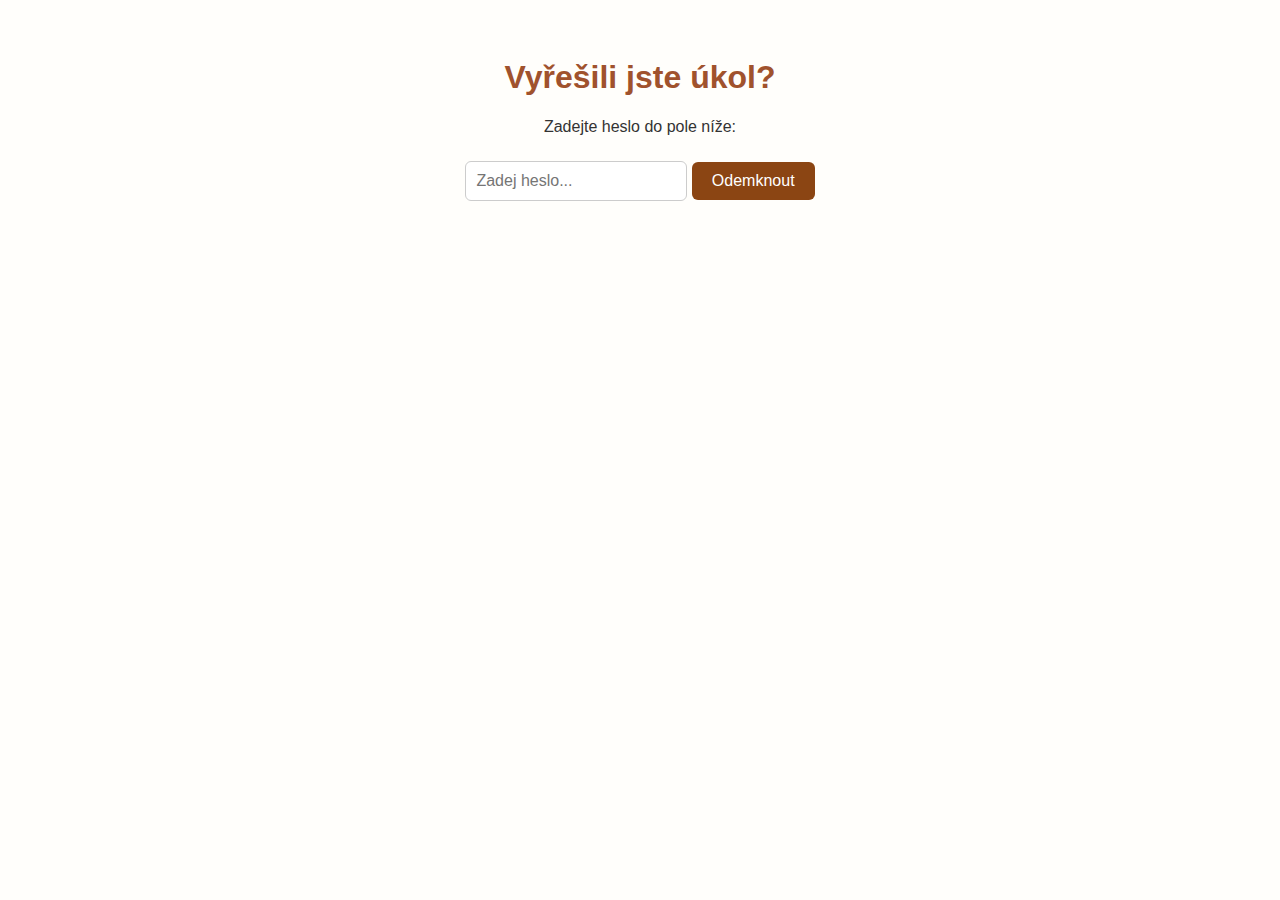
<file: index.html>
<!DOCTYPE html>
<html lang="cs">
<head>
  <meta charset="UTF-8">
  <title>Tajenky</title>
  <link rel="stylesheet" href="styl.css">
</head>
<body>
  <h1>Vyřešili jste úkol?</h1>
  <p>Zadejte heslo do pole níže:</p>

  <input type="text" id="heslo" placeholder="Zadej heslo..." />
  <button onclick="zkontrolujHeslo()">Odemknout</button>

  <p id="chybova-zprava" class="error"></p>

  <script src="script.js"></script>
</body>
</html>
</file>
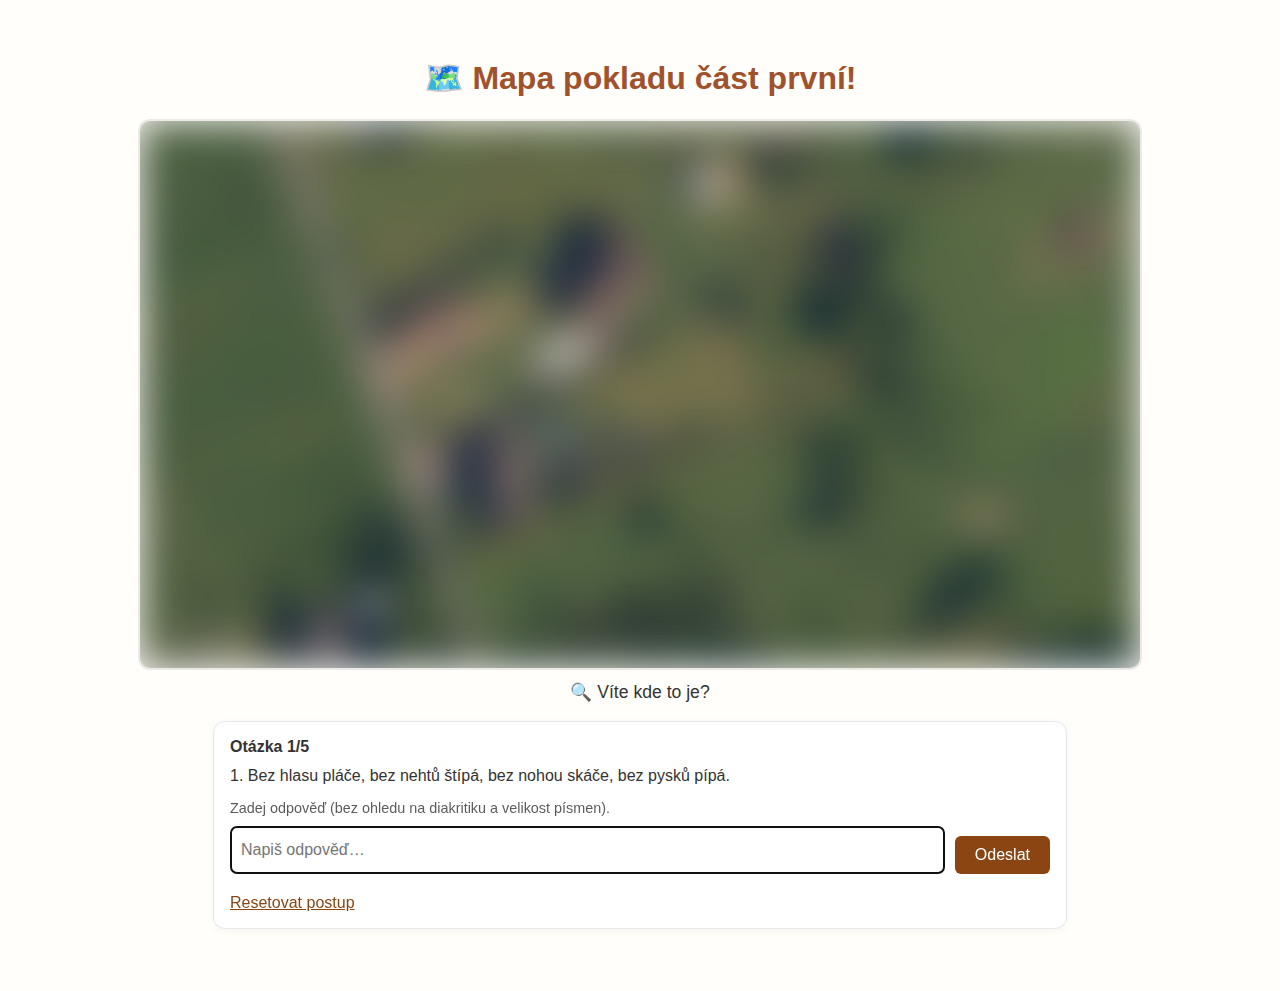
<file: mapa.html>
<!DOCTYPE html>
<html lang="cs">
<head>
  <meta charset="UTF-8" />
  <title>Mapa pokladu část první!</title>
  <link rel="stylesheet" href="styl.css">
</head>
<body data-page="mapa1">
  <h1>🗺️ Mapa pokladu část první!</h1>

  <div class="wrap">
    <div class="map-frame">
      <img id="map-img" src="map.png" alt="Mapa pokladu">
    </div>

    <p class="under-map">🔍 Víte kde to je?</p>

    <div class="card">
      <div class="q-head" id="q-progress">Otázka</div>
      <p class="q-text" id="q-text"></p>
      <div class="meta">Zadej odpověď (bez ohledu na diakritiku a velikost písmen).</div>

      <form id="riddle-form" class="row">
        <input id="answer" type="text" placeholder="Napiš odpověď…" autocomplete="off">
        <button id="send-btn" type="submit">Odeslat</button>
      </form>

      <div class="status" id="status"></div>

      <div class="controls">
        <button id="reset-btn" class="ghost-btn" type="button" title="Začít znovu">Resetovat postup</button>
        <a id="next-map" class="link-btn" href="mapa2.html" style="display:none;">➡️ Pokračovat na další mapu</a>
      </div>
    </div>
  </div>

  <noscript>Pro tento úkol je potřeba povolit JavaScript.</noscript>
  <script src="script.js"></script>
</body>
</html>
</file>
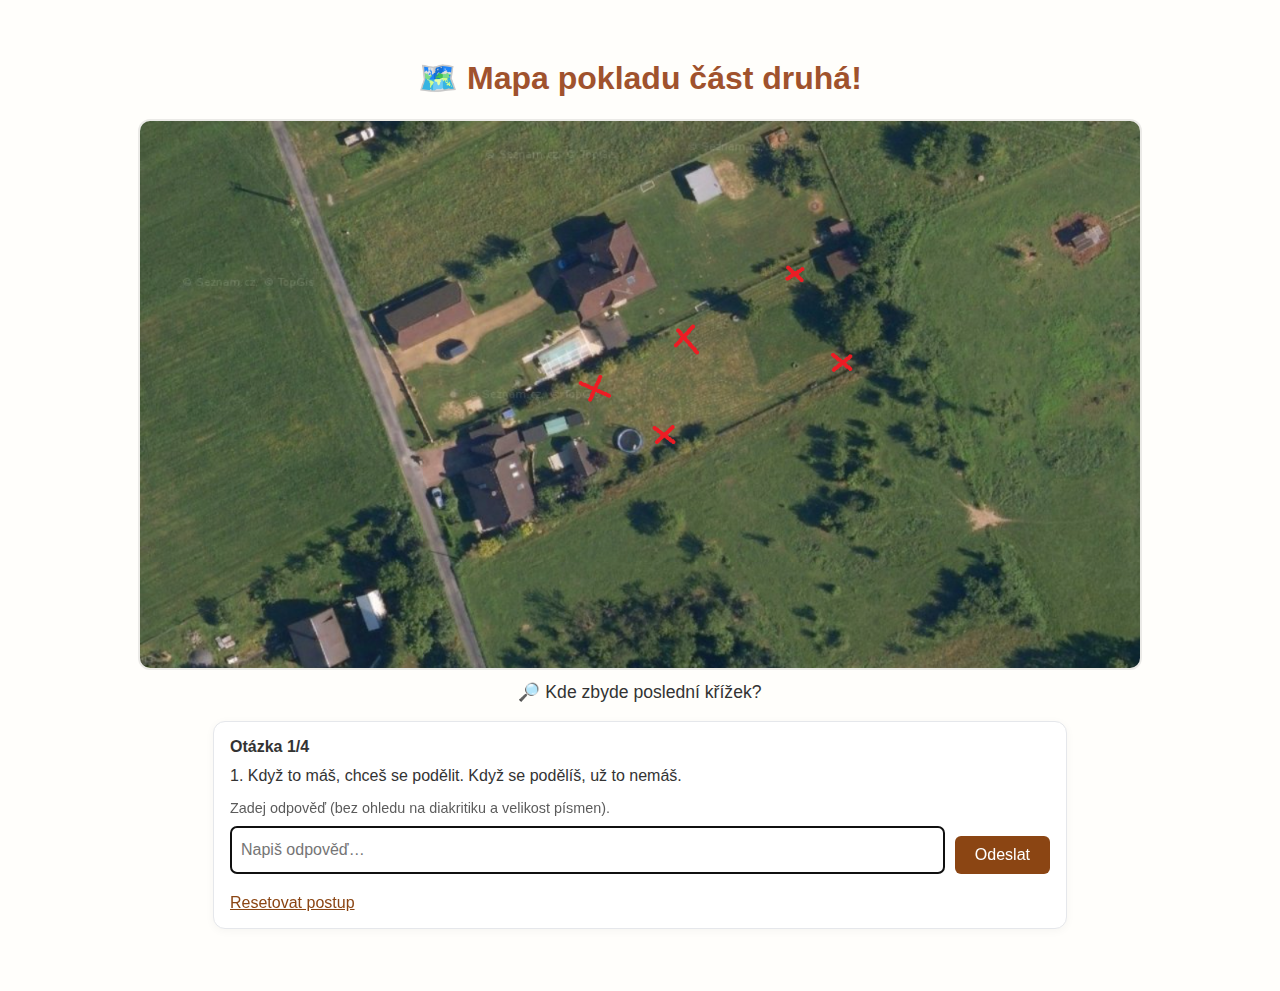
<file: mapa2.html>
<!DOCTYPE html>
<html lang="cs">
<head>
  <meta charset="UTF-8" />
  <title>Mapa pokladu část druhá!</title>
  <link rel="stylesheet" href="styl.css">
</head>
<body data-page="mapa2">
  <h1>🗺️ Mapa pokladu část druhá!</h1>

  <div class="wrap">
    <div class="map-frame">
      <img id="map-img" src="" alt="Mapa s křížky">
    </div>

    <p class="under-map">🔎 Kde zbyde poslední křížek?</p>

    <div class="card">
      <div class="q-head" id="q-progress">Otázka</div>
      <p class="q-text" id="q-text"></p>
      <div class="meta">Zadej odpověď (bez ohledu na diakritiku a velikost písmen).</div>

      <form id="riddle-form" class="row">
        <input id="answer" type="text" placeholder="Napiš odpověď…" autocomplete="off">
        <button id="send-btn" type="submit">Odeslat</button>
      </form>

      <div class="status" id="status"></div>

      <div class="controls">
        <button id="reset-btn" class="ghost-btn" type="button" title="Začít znovu">Resetovat postup</button>
        <a id="finish-btn" class="link-btn" href="final.html" style="display:none;">🎉 Dokončit</a>
      </div>
    </div>
  </div>

  <noscript>Pro tento úkol je potřeba povolit JavaScript.</noscript>
  <script src="script.js"></script>
</body>
</html>
</file>
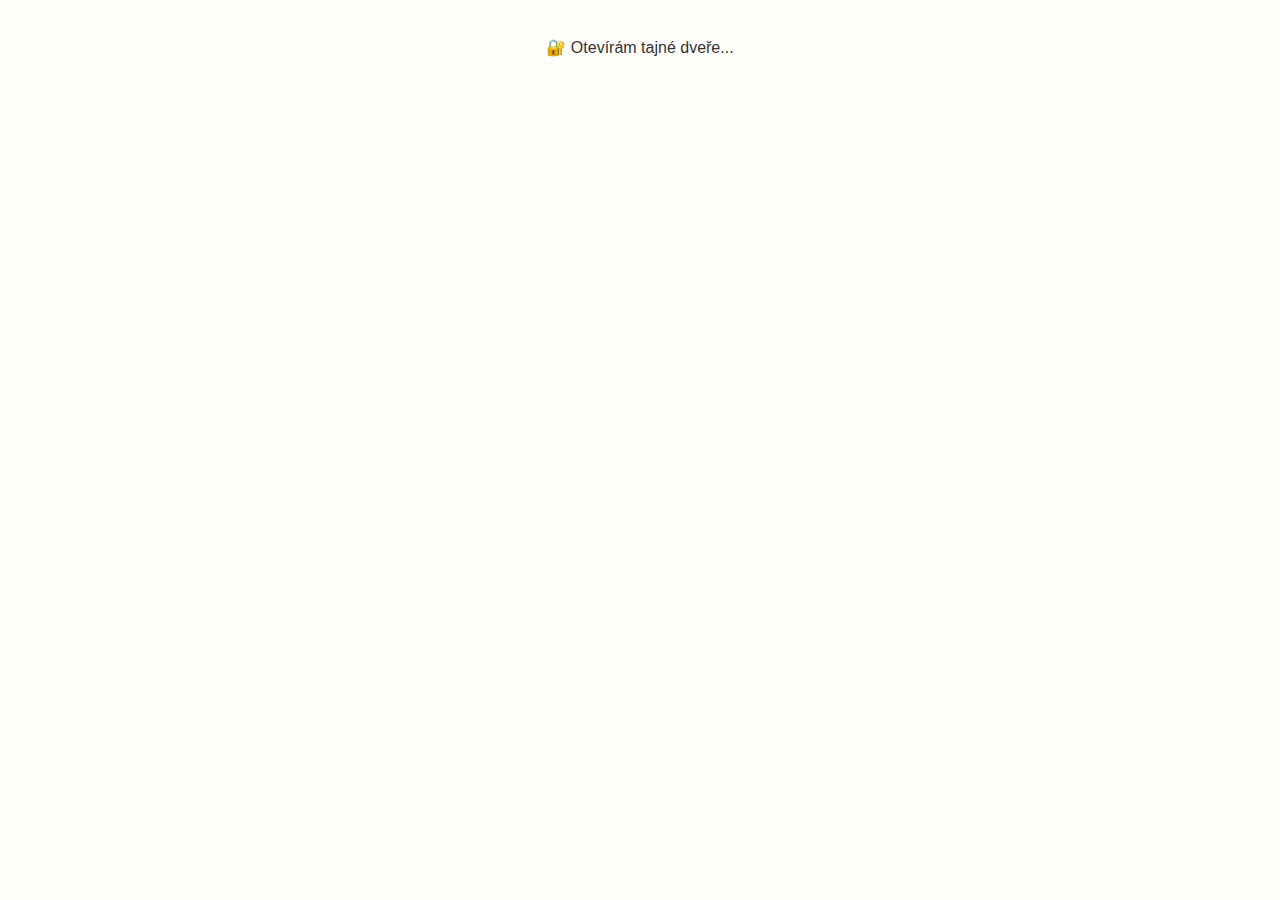
<file: ukol.html>
<!DOCTYPE html>
<html lang="cs">
<head>
  <meta charset="UTF-8">
  <title>Úkol splněn</title>
  <link rel="stylesheet" href="styl.css">
  <style>
    #cislo {
      font-size: 100px;
      opacity: 0;
      transform: translateY(-50px);
      transition: all 1s ease;
    }
    #cislo.zobrazeno {
      opacity: 1;
      transform: translateY(0);
    }
  </style>
</head>
<body>
  <div id="loading">🔐 Otevírám tajné dveře...</div>

  <div id="obsah" style="display:none;">
    <div id="cislo">5</div>
    <p>🎉 Gratulujeme, vyřešili jste náš úkol!</p>
    <p>Vyřešili jste již všechny úkoly a máte všechna čísla?</p>
    <a href="mapa.html" class="tlacitko">Zobrazit mapu pokladu</a>
  </div>

  <script>
    setTimeout(() => {
      document.getElementById("loading").style.display = "none";
      document.getElementById("obsah").style.display = "block";
      document.getElementById("cislo").classList.add("zobrazeno");
    }, 2500);
  </script>
</body>
</html>
</file>
<file: styl.css>
body {
  font-family: sans-serif;
  text-align: center;
  padding: 30px;
  background: #fffefb;
  color: #333;
}

h1 { color: #a0522d; }

input {
  padding: 10px;
  font-size: 16px;
  border: 1px solid #ccc;
  border-radius: 6px;
  width: 200px;
}

button, .tlacitko {
  background-color: #8b4513;
  color: white;
  border: none;
  padding: 10px 20px;
  font-size: 16px;
  margin-top: 10px;
  cursor: pointer;
  border-radius: 6px;
  text-decoration: none;
  display: inline-block;
}

button:hover, .tlacitko:hover { background-color: #a0522d; }

.error { color: red; margin-top: 10px; }

.wrap { width: 90%; margin: 0 auto 24px; }

.map-frame {
  width: 100%;
  max-width: 1000px;
  margin: 0 auto 12px;
  overflow: hidden;              
  border-radius: 12px;
  border: 2px solid rgba(0,0,0,0.08);
}

#map-img {
  display: block;
  width: 100%;
  height: auto;
}

body[data-page="mapa1"] #map-img {
  filter: blur(20px);
  transition: filter .5s ease;
  will-change: filter;
}

.under-map { margin: 8px 0 18px; font-size: 1.1rem; }

.card {
  width: 100%;
  max-width: 820px;
  margin: 0 auto;
  text-align: left;
  padding: 16px;
  border: 1px solid #e5e7eb;
  border-radius: 12px;
  background: #fff;
  box-shadow: 0 2px 10px rgba(0,0,0,.04);
}

.q-head { font-weight: 700; margin-bottom: 8px; }
.q-text { margin: 0 0 12px 0; line-height: 1.5; }
.meta   { font-size: .9rem; opacity: .8; margin-bottom: 10px; }

.row { display: flex; gap: 10px; }
.row input[type="text"] { flex: 1 1 auto; width: auto; }

.status { margin-top: 10px; font-size: .95rem; }
.ok  { color: #0d9488; }
.bad { color: #b91c1c; }

.controls {
  margin-top: 10px;
  display: flex;
  justify-content: space-between;
  align-items: center;
}

.ghost-btn {
  background: transparent;
  color: #8b4513;
  text-decoration: underline;
  padding: 0;
}
.ghost-btn:hover { color: #a0522d; }

@media (max-width: 640px) {
  body { padding: 16px; }
}
</file>
